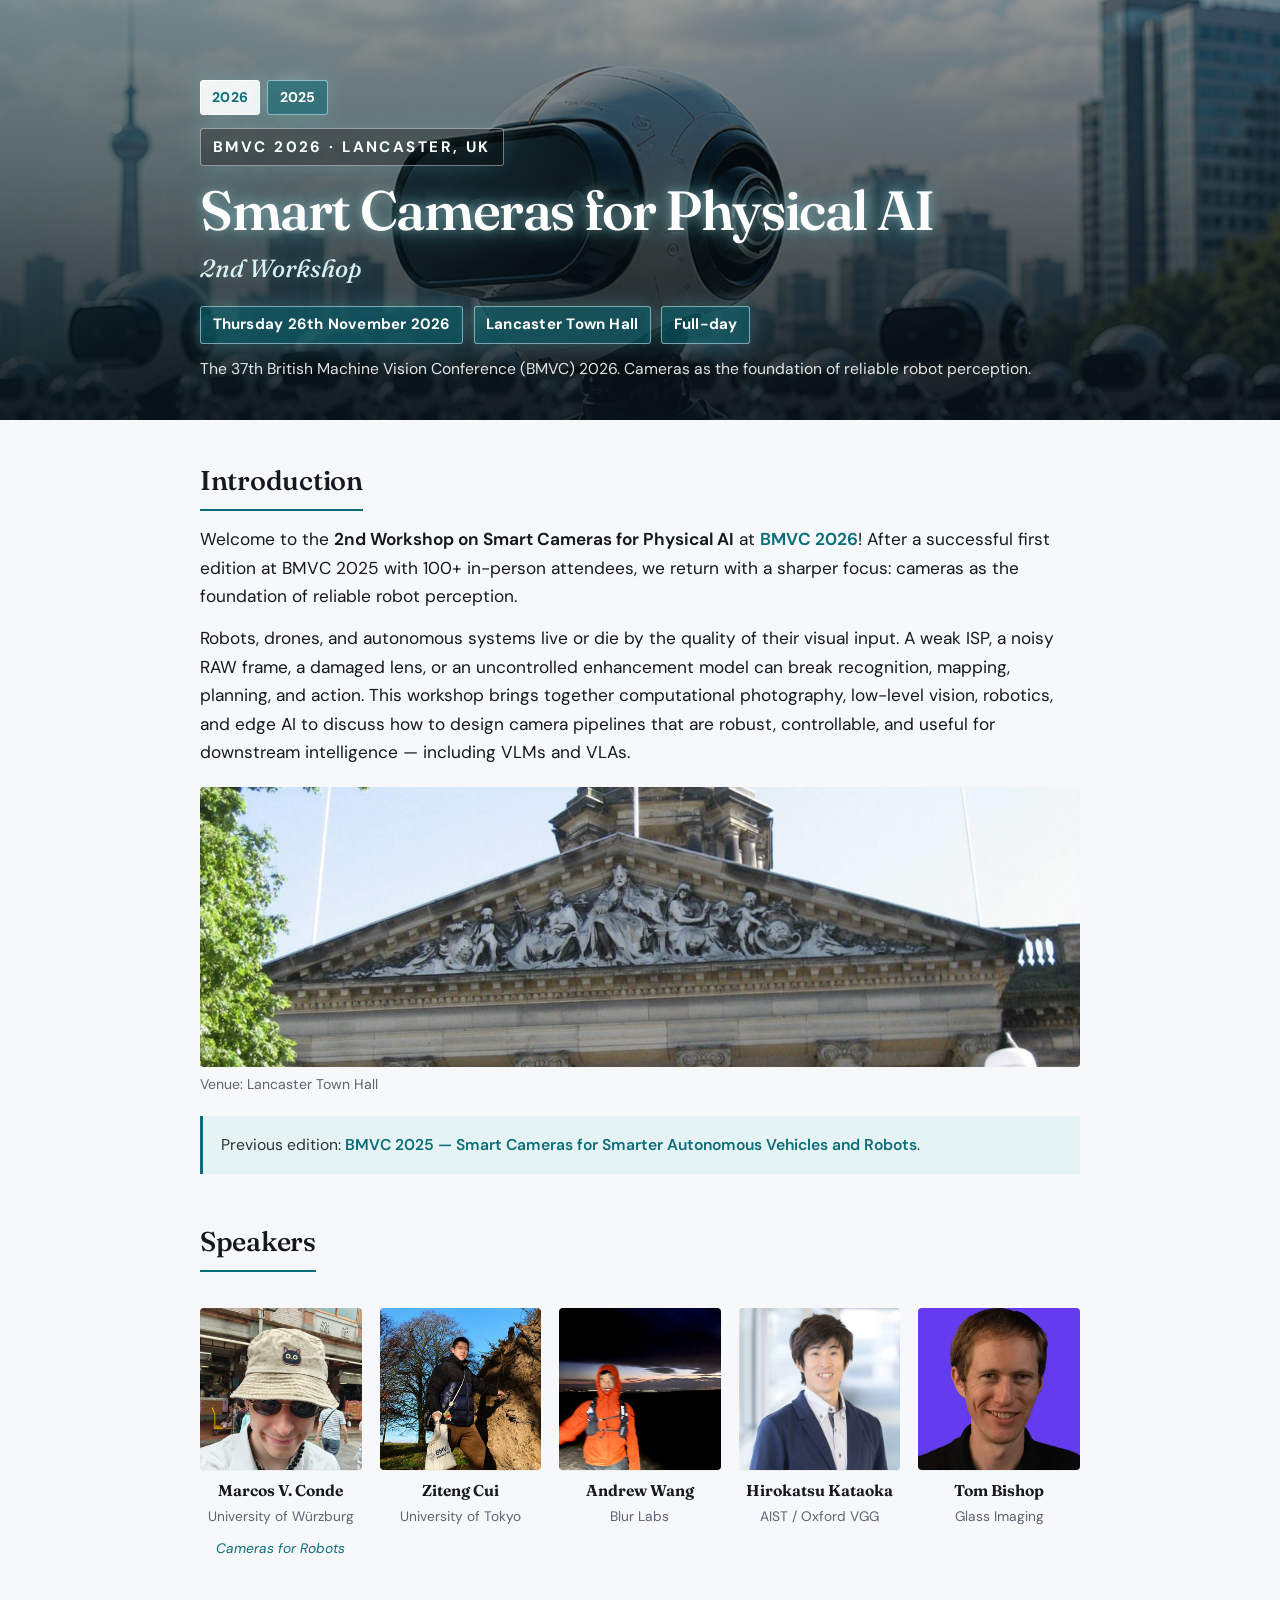
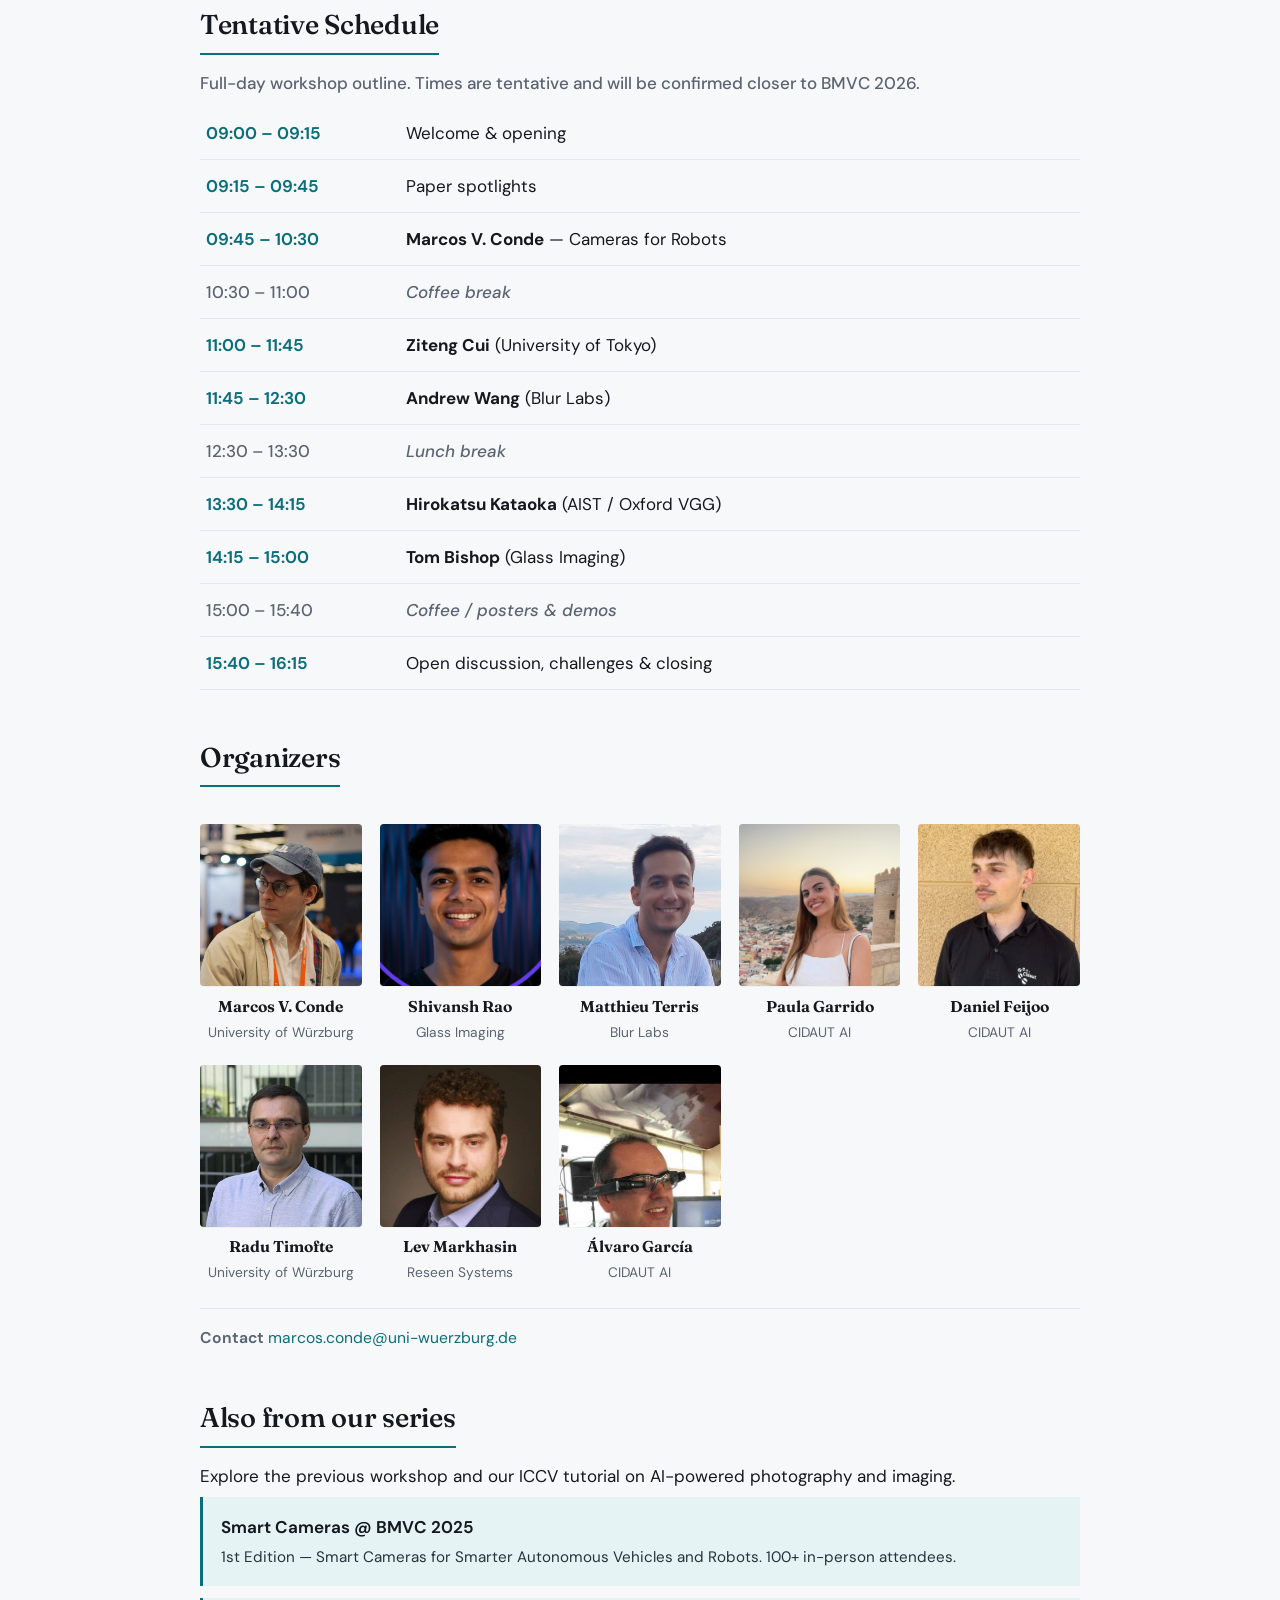
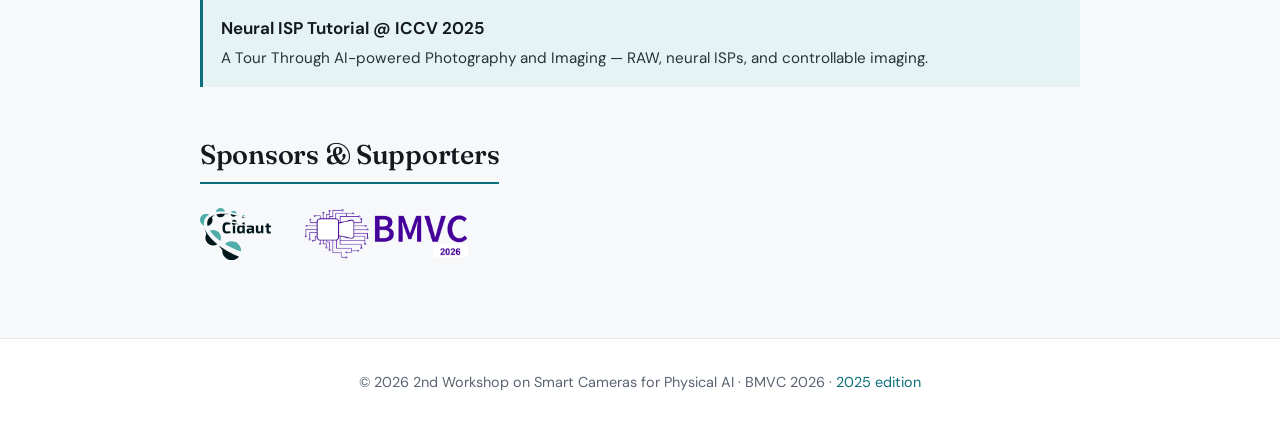
<file: index.html>
<!DOCTYPE html>
<html lang="en">
<head>
  <meta charset="UTF-8">
  <meta name="viewport" content="width=device-width, initial-scale=1">
  <title>2nd Workshop on Smart Cameras for Physical AI — BMVC 2026</title>
  <meta name="description" content="2nd Workshop on Smart Cameras for Physical AI at BMVC 2026 in Lancaster, UK">
  <meta name="keywords" content="smart cameras, physical AI, robotics, computer vision, BMVC 2026, workshop, neural ISP, computational photography">
  <meta name="author" content="Marcos V. Conde">
  <meta name="robots" content="index, follow">

  <meta property="og:title" content="2nd Workshop on Smart Cameras for Physical AI — BMVC 2026">
  <meta property="og:url" content="https://supercamerai.github.io/">
  <meta property="og:description" content="2nd Workshop on Smart Cameras for Physical AI at BMVC 2026, Lancaster, UK">
  <meta property="og:type" content="website">
  <meta property="og:image" content="https://supercamerai.github.io/img/hero-banner.jpg">
  <meta property="og:site_name" content="Smart Cameras for Physical AI">

  <link rel="preconnect" href="https://fonts.googleapis.com">
  <link rel="preconnect" href="https://fonts.gstatic.com" crossorigin>
  <link href="https://fonts.googleapis.com/css2?family=DM+Sans:ital,opsz,wght@0,9..40,400;0,9..40,500;0,9..40,650;1,9..40,400&family=Fraunces:ital,opsz,wght@0,9..144,450;0,9..144,550;1,9..144,450&display=swap" rel="stylesheet">
  <link rel="stylesheet" href="css/style.css?v=20260930b">
</head>
<body>

  <header class="hero">
    <div class="hero-media" aria-hidden="true">
      <img src="img/hero-banner.jpg" alt="">
    </div>
    <div class="hero-shade" aria-hidden="true"></div>
    <div class="hero-content">
      <nav class="edition-nav" aria-label="Workshop editions">
        <span class="chip current">2026</span>
        <a class="chip" href="2025/">2025</a>
      </nav>
      <p class="hero-kicker">BMVC 2026 · Lancaster, UK</p>
      <h1>Smart Cameras for Physical&nbsp;AI</h1>
      <p class="hero-edition">2nd Workshop</p>
      <div class="hero-meta">
        <div class="whenwhere">
          <span class="chip">Thursday 26th November 2026</span>
          <span class="chip">Lancaster Town Hall</span>
          <span class="chip">Full-day</span>
        </div>
        <p class="tagline">The 37th British Machine Vision Conference (BMVC) 2026. Cameras as the foundation of reliable robot perception.</p>
      </div>
    </div>
  </header>

  <main>
    <section class="container" id="intro">
      <h2>Introduction</h2>
      <p class="lead">
        Welcome to the <b>2nd Workshop on Smart Cameras for Physical AI</b> at
        <b><a href="https://bmvc2026.bmva.org/">BMVC 2026</a></b>!
        After a successful first edition at BMVC 2025 with 100+ in-person attendees,
        we return with a sharper focus: cameras as the foundation of reliable robot perception.
      </p>
      <p class="lead">
        Robots, drones, and autonomous systems live or die by the quality of their visual input.
        A weak ISP, a noisy RAW frame, a damaged lens, or an uncontrolled enhancement model can break
        recognition, mapping, planning, and action. This workshop brings together computational photography,
        low-level vision, robotics, and edge AI to discuss how to design camera pipelines that are robust,
        controllable, and useful for downstream intelligence — including VLMs and VLAs.
      </p>
      <figure class="venue">
        <img src="img/lancaster.jpg" alt="Lancaster Town Hall, workshop venue">
        <figcaption>Venue: Lancaster Town Hall</figcaption>
      </figure>
      <div class="series">
        <p>
          Previous edition:
          <a href="2025/">BMVC 2025 — Smart Cameras for Smarter Autonomous Vehicles and Robots</a>.
        </p>
      </div>
    </section>

    <section class="container" id="speakers">
      <h2>Speakers</h2>
      <div class="team-grid">
        <div class="person">
          <a href="https://mv-lab.github.io" target="_blank" rel="noopener">
            <img src="img/marcos-notserious.jpg" alt="Marcos V. Conde">
            <h3>Marcos V. Conde</h3>
            <p>University of Würzburg</p>
            <p class="talk">Cameras for Robots</p>
          </a>
        </div>
        <div class="person">
          <a href="https://cuiziteng.github.io" target="_blank" rel="noopener">
            <img src="img/cui.jpeg" alt="Ziteng Cui">
            <h3>Ziteng Cui</h3>
            <p>University of Tokyo</p>
          </a>
        </div>
        <div class="person">
          <a href="https://andrewwango.github.io/about/" target="_blank" rel="noopener">
            <img src="img/andrew.jpg" alt="Andrew Wang">
            <h3>Andrew Wang</h3>
            <p>Blur Labs</p>
          </a>
        </div>
        <div class="person">
          <a href="https://hirokatsukataoka.net" target="_blank" rel="noopener">
            <img src="img/kataoka_photo2.png" alt="Hirokatsu Kataoka">
            <h3>Hirokatsu Kataoka</h3>
            <p>AIST / Oxford VGG</p>
          </a>
        </div>
        <div class="person">
          <a href="https://www.glass-imaging.com" target="_blank" rel="noopener">
            <img src="img/tom.webp" alt="Tom Bishop">
            <h3>Tom Bishop</h3>
            <p>Glass Imaging</p>
          </a>
        </div>
      </div>
    </section>

    <section class="container" id="schedule">
      <h2>Tentative Schedule</h2>
      <p class="muted">Full-day workshop outline. Times are tentative and will be confirmed closer to BMVC 2026.</p>
      <table class="schedule">
        <tr><td>09:00 – 09:15</td><td>Welcome &amp; opening</td></tr>
        <tr><td>09:15 – 09:45</td><td>Paper spotlights</td></tr>
        <tr><td>09:45 – 10:30</td><td><b>Marcos V. Conde</b> — Cameras for Robots</td></tr>
        <tr class="break"><td>10:30 – 11:00</td><td>Coffee break</td></tr>
        <tr><td>11:00 – 11:45</td><td><b>Ziteng Cui</b> (University of Tokyo)</td></tr>
        <tr><td>11:45 – 12:30</td><td><b>Andrew Wang</b> (Blur Labs)</td></tr>
        <tr class="break"><td>12:30 – 13:30</td><td>Lunch break</td></tr>
        <tr><td>13:30 – 14:15</td><td><b>Hirokatsu Kataoka</b> (AIST / Oxford VGG)</td></tr>
        <tr><td>14:15 – 15:00</td><td><b>Tom Bishop</b> (Glass Imaging)</td></tr>
        <tr class="break"><td>15:00 – 15:40</td><td>Coffee / posters &amp; demos</td></tr>
        <tr><td>15:40 – 16:15</td><td>Open discussion, challenges &amp; closing</td></tr>
      </table>
    </section>

    <section class="container" id="organizers">
      <h2>Organizers</h2>
      <div class="team-grid">
        <div class="person">
          <a href="https://mv-lab.github.io/" target="_blank" rel="noopener">
            <img src="img/marcosv.jpg" alt="Marcos V. Conde">
            <h3>Marcos V. Conde</h3>
            <p>University of Würzburg</p>
          </a>
        </div>
        <div class="person">
          <a href="https://www.glass-imaging.com/team/shivansh-rao" target="_blank" rel="noopener">
            <img src="img/rao.png" alt="Shivansh Rao">
            <h3>Shivansh Rao</h3>
            <p>Glass Imaging</p>
          </a>
        </div>
        <div class="person">
          <a href="https://blurlabs.ai" target="_blank" rel="noopener">
            <img src="img/terris.png" alt="Matthieu Terris">
            <h3>Matthieu Terris</h3>
            <p>Blur Labs</p>
          </a>
        </div>
        <div class="person">
          <img src="img/paula.jpg" alt="Paula Garrido">
          <h3>Paula Garrido</h3>
          <p>CIDAUT AI</p>
        </div>
        <div class="person">
          <img src="img/daniel-feijoo.jpg" alt="Daniel Feijoo">
          <h3>Daniel Feijoo</h3>
          <p>CIDAUT AI</p>
        </div>
        <div class="person">
          <a href="https://www.informatik.uni-wuerzburg.de/en/computervision/" target="_blank" rel="noopener">
            <img src="img/radu.jpg" alt="Radu Timofte">
            <h3>Radu Timofte</h3>
            <p>University of Würzburg</p>
          </a>
        </div>
        <div class="person">
          <a href="https://mv-lab.github.io/pimaging/" target="_blank" rel="noopener">
            <img src="img/lev.png" alt="Lev Markhasin">
            <h3>Lev Markhasin</h3>
            <p>Reseen Systems</p>
          </a>
        </div>
        <div class="person">
          <a href="https://scholar.google.com/citations?user=c6SJPnMAAAAJ&hl=en" target="_blank" rel="noopener">
            <img src="img/alvgar.jpg" alt="Álvaro García">
            <h3>Álvaro García</h3>
            <p>CIDAUT AI</p>
          </a>
        </div>
      </div>
      <p class="contact"><b>Contact</b> <a href="mailto:marcos.conde@uni-wuerzburg.de">marcos.conde@uni-wuerzburg.de</a></p>
    </section>

    <section class="container" id="related" aria-label="Related workshops and tutorials">
      <h2>Also from our series</h2>
      <p>Explore the previous workshop and our ICCV tutorial on AI-powered photography and imaging.</p>
      <div class="related-links">
        <a class="related-card" href="2025/">
          <strong>Smart Cameras @ BMVC 2025</strong>
          <span>1st Edition — Smart Cameras for Smarter Autonomous Vehicles and Robots. 100+ in-person attendees.</span>
        </a>
        <a class="related-card" href="https://mv-lab.github.io/neuralisp-iccv25/" target="_blank" rel="noopener">
          <strong>Neural ISP Tutorial @ ICCV 2025</strong>
          <span>A Tour Through AI-powered Photography and Imaging — RAW, neural ISPs, and controllable imaging.</span>
        </a>
      </div>
    </section>

    <section class="container" id="sponsors">
      <h2>Sponsors &amp; Supporters</h2>
      <div class="sponsor-grid">
        <img src="img/logo-cidaut.svg" alt="CIDAUT">
        <img src="img/bmvc-2026.png" alt="BMVC 2026">
      </div>
    </section>
  </main>

  <footer class="site-footer">
    <div class="container">
      <p>&copy; 2026 2nd Workshop on Smart Cameras for Physical AI · BMVC 2026 · <a href="2025/">2025 edition</a></p>
    </div>
  </footer>

</body>
</html>
</file>
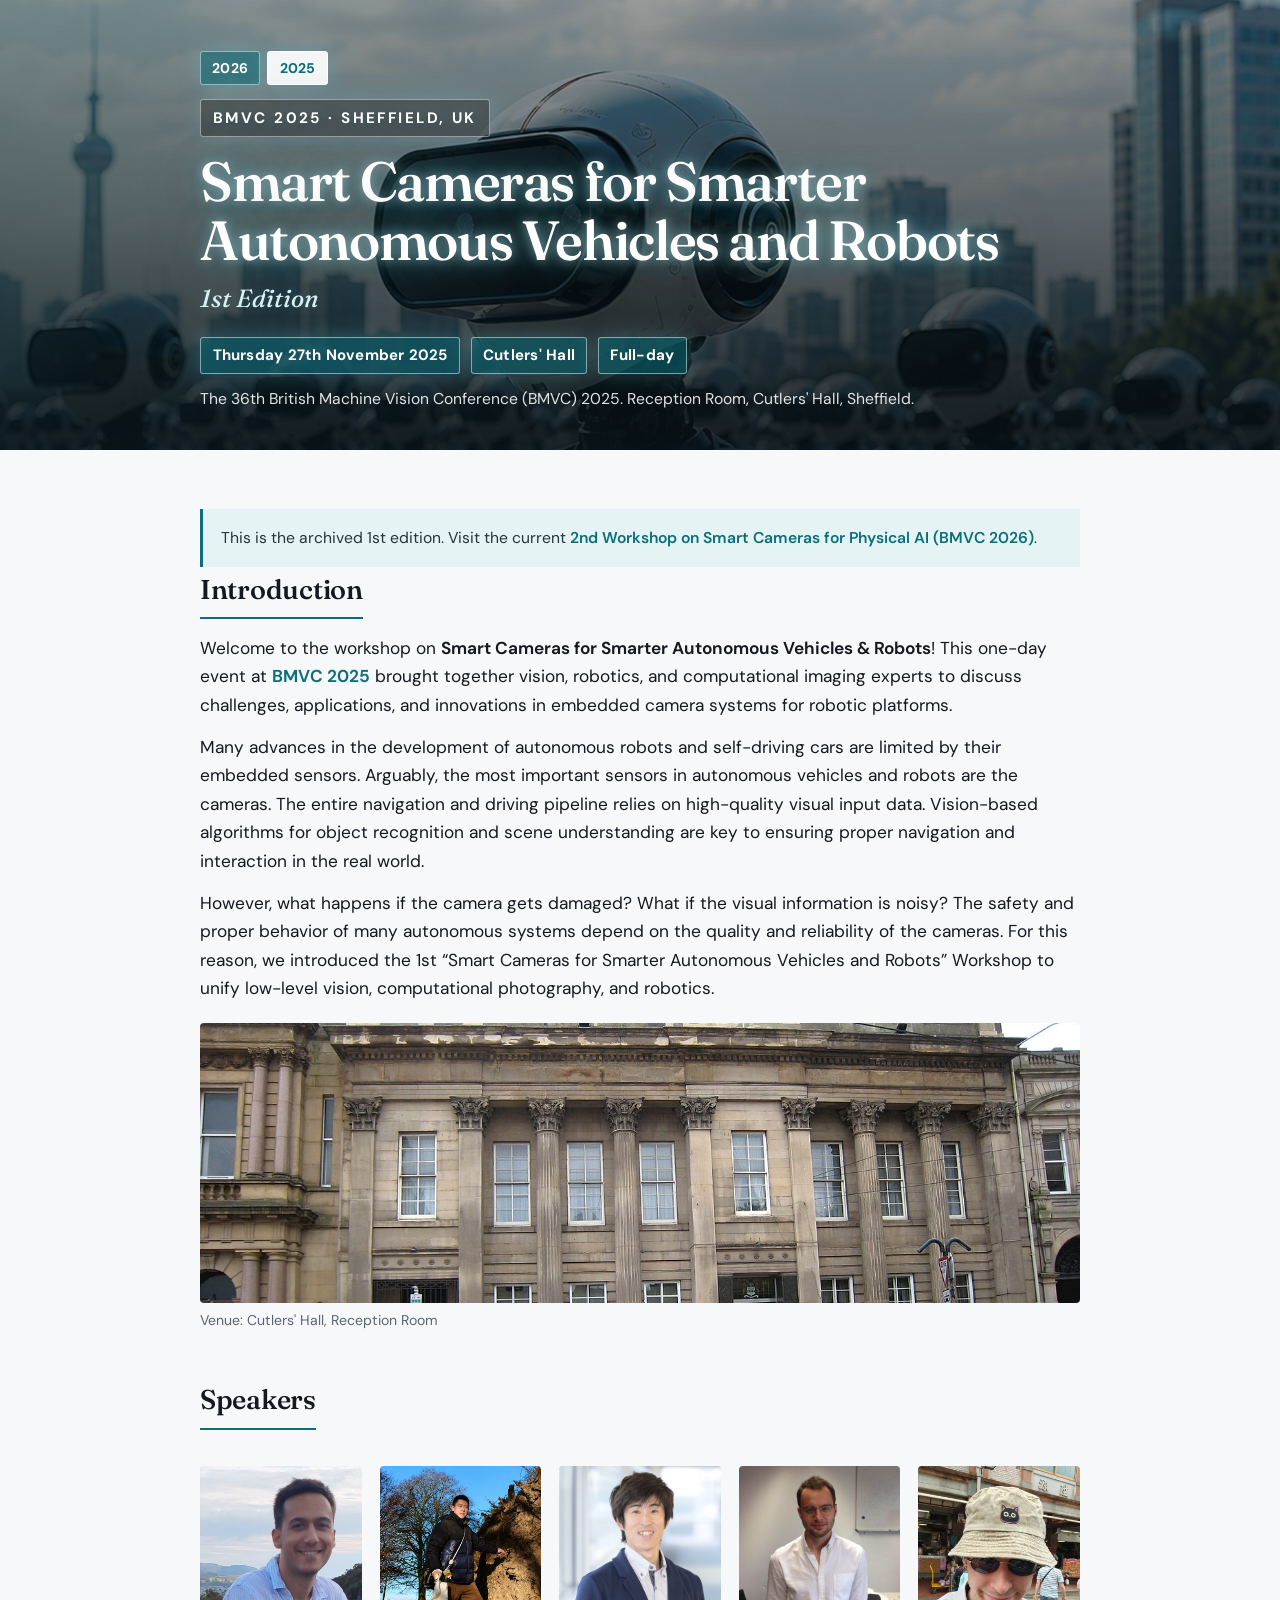
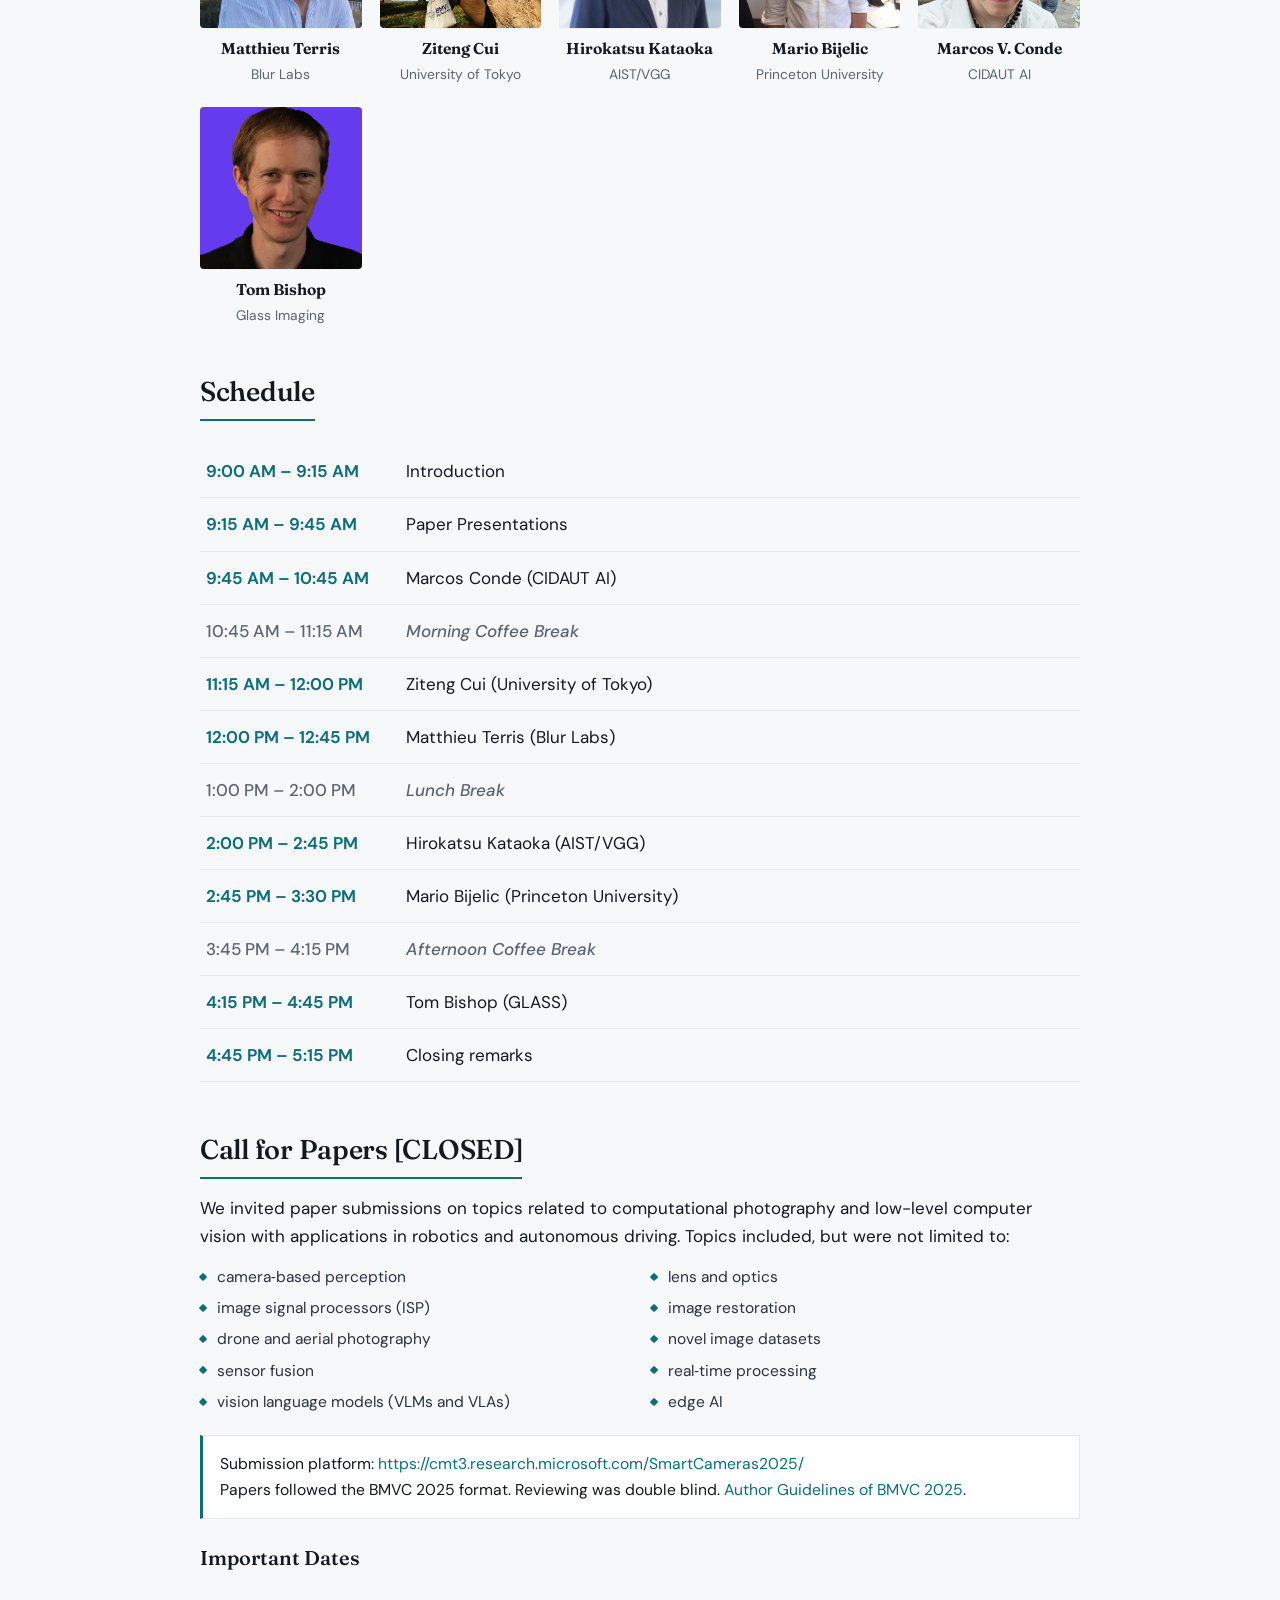
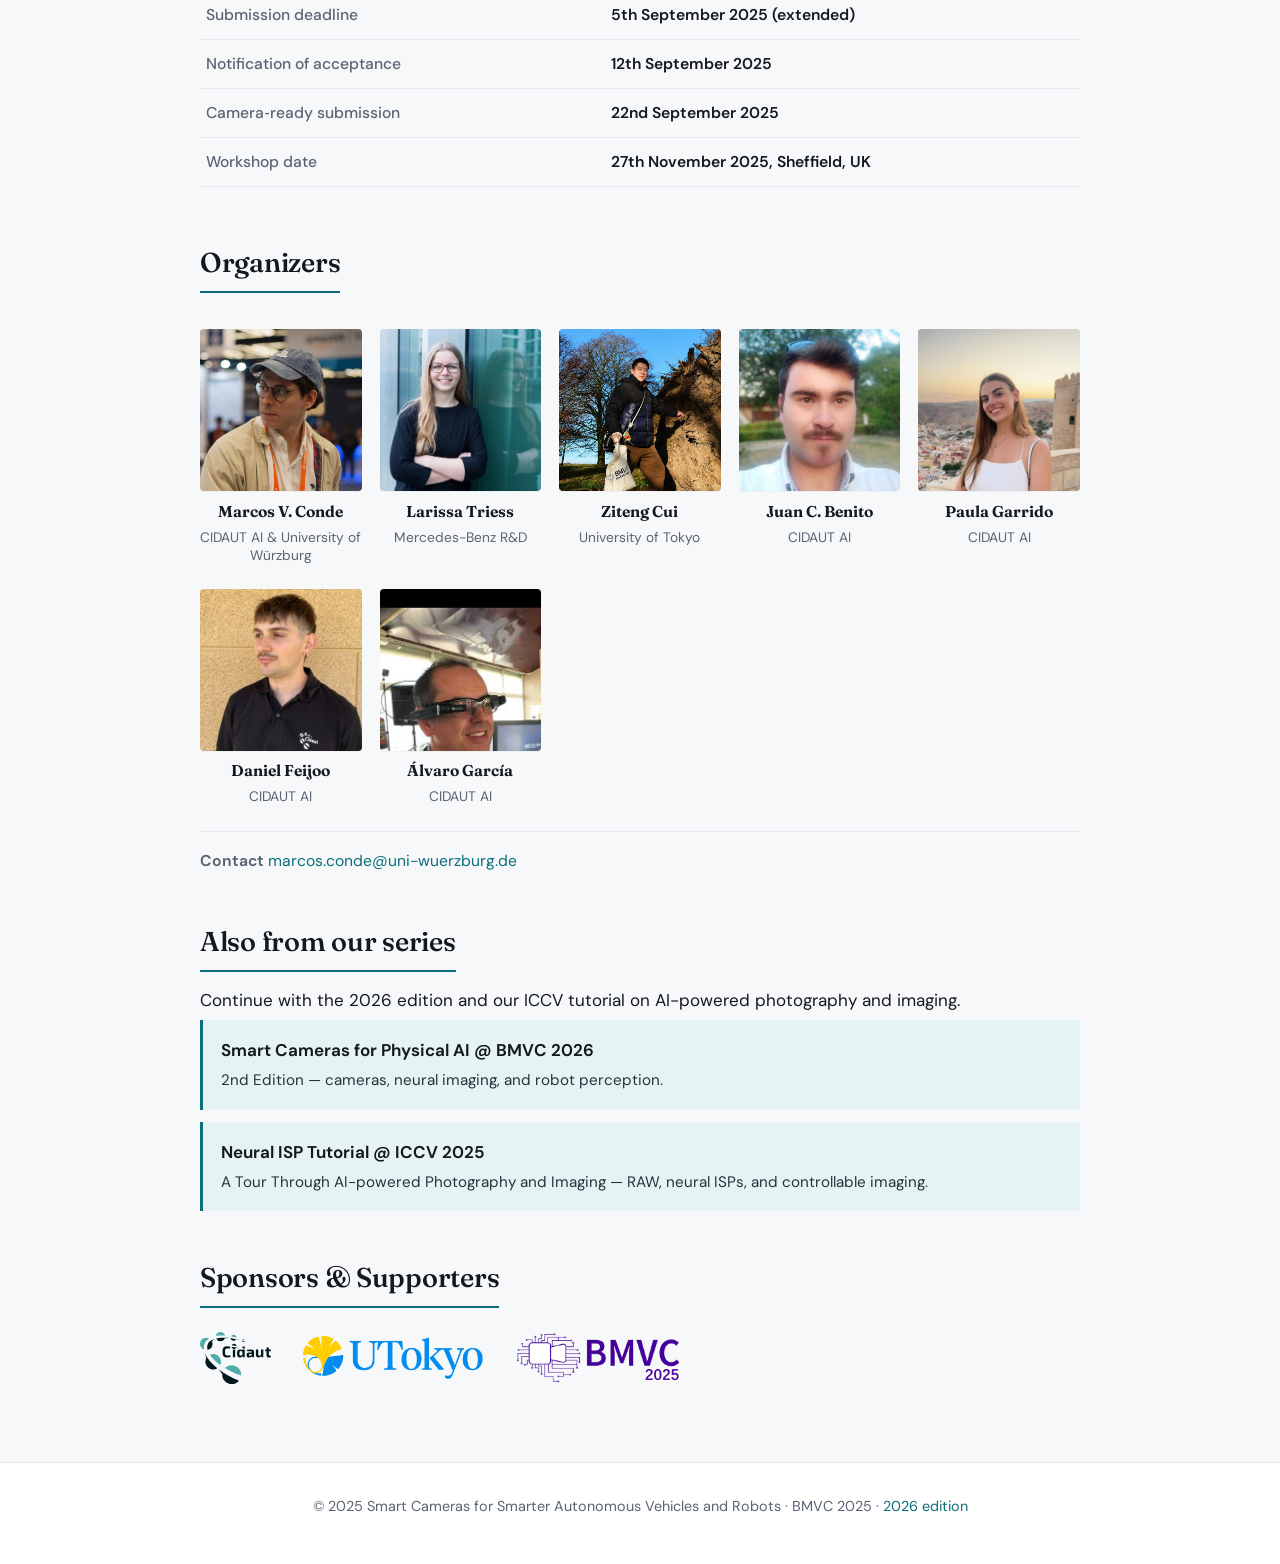
<file: 2025/index.html>
<!DOCTYPE html>
<html lang="en">
<head>
  <meta charset="UTF-8">
  <meta name="viewport" content="width=device-width, initial-scale=1">
  <title>Smart Cameras for Smarter Autonomous Vehicles and Robots — BMVC 2025</title>
  <meta name="description" content="1st Edition: Smart Cameras for Smarter Autonomous Vehicles and Robots Workshop at BMVC 2025">
  <meta name="keywords" content="smart cameras, autonomous vehicles, robotics, computer vision, BMVC 2025, workshop">
  <meta name="author" content="Marcos V. Conde">
  <meta name="robots" content="index, follow">

  <meta property="og:title" content="Smart Cameras for Smarter Autonomous Vehicles and Robots — BMVC 2025">
  <meta property="og:url" content="https://supercamerai.github.io/2025/">
  <meta property="og:description" content="1st Edition: Smart Cameras for Smarter Autonomous Vehicles and Robots Workshop at BMVC 2025">
  <meta property="og:type" content="website">
  <meta property="og:image" content="https://supercamerai.github.io/img/hero-banner.jpg">
  <meta property="og:site_name" content="Smart Cameras Workshop">

  <link rel="preconnect" href="https://fonts.googleapis.com">
  <link rel="preconnect" href="https://fonts.gstatic.com" crossorigin>
  <link href="https://fonts.googleapis.com/css2?family=DM+Sans:ital,opsz,wght@0,9..40,400;0,9..40,500;0,9..40,650;1,9..40,400&family=Fraunces:ital,opsz,wght@0,9..144,450;0,9..144,550;1,9..144,450&display=swap" rel="stylesheet">
  <link rel="stylesheet" href="../css/style.css?v=20260930b">
</head>
<body>

  <header class="hero">
    <div class="hero-media" aria-hidden="true">
      <img src="../img/hero-banner.jpg" alt="">
    </div>
    <div class="hero-shade" aria-hidden="true"></div>
    <div class="hero-content">
      <nav class="edition-nav" aria-label="Workshop editions">
        <a class="chip" href="../">2026</a>
        <span class="chip current">2025</span>
      </nav>
      <p class="hero-kicker">BMVC 2025 · Sheffield, UK</p>
      <h1>Smart Cameras for Smarter Autonomous Vehicles and Robots</h1>
      <p class="hero-edition">1st Edition</p>
      <div class="hero-meta">
        <div class="whenwhere">
          <span class="chip">Thursday 27th November 2025</span>
          <span class="chip">Cutlers' Hall</span>
          <span class="chip">Full-day</span>
        </div>
        <p class="tagline">The 36th British Machine Vision Conference (BMVC) 2025. Reception Room, Cutlers' Hall, Sheffield.</p>
      </div>
    </div>
  </header>

  <main>
    <section class="container" id="intro">
      <div class="series">
        <p>This is the archived 1st edition. Visit the current <a href="../">2nd Workshop on Smart Cameras for Physical AI (BMVC 2026)</a>.</p>
      </div>

      <h2>Introduction</h2>
      <p class="lead">
        Welcome to the workshop on <b>Smart Cameras for Smarter Autonomous Vehicles &amp; Robots</b>!
        This one-day event at <b><a href="https://bmvc2025.bmva.org/">BMVC 2025</a></b> brought together vision, robotics,
        and computational imaging experts to discuss challenges, applications, and innovations in embedded camera
        systems for robotic platforms.
      </p>
      <p class="lead">
        Many advances in the development of autonomous robots and self-driving cars are limited by their embedded sensors.
        Arguably, the most important sensors in autonomous vehicles and robots are the cameras.
        The entire navigation and driving pipeline relies on high-quality visual input data.
        Vision-based algorithms for object recognition and scene understanding are key to ensuring proper navigation
        and interaction in the real world.
      </p>
      <p class="lead">
        However, what happens if the camera gets damaged? What if the visual information is noisy?
        The safety and proper behavior of many autonomous systems depend on the quality and reliability of the cameras.
        For this reason, we introduced the 1st “Smart Cameras for Smarter Autonomous Vehicles and Robots” Workshop
        to unify low-level vision, computational photography, and robotics.
      </p>
      <figure class="venue">
        <img src="../img/cutlers-hall.jpg" alt="Cutlers' Hall, Sheffield">
        <figcaption>Venue: Cutlers' Hall, Reception Room</figcaption>
      </figure>
    </section>

    <section class="container" id="speakers">
      <h2>Speakers</h2>
      <div class="team-grid">
        <div class="person">
          <a href="https://blurlabs.ai" target="_blank" rel="noopener">
            <img src="../img/terris.png" alt="Matthieu Terris">
            <h3>Matthieu Terris</h3>
            <p>Blur Labs</p>
          </a>
        </div>
        <div class="person">
          <a href="https://cuiziteng.github.io" target="_blank" rel="noopener">
            <img src="../img/cui.jpeg" alt="Ziteng Cui">
            <h3>Ziteng Cui</h3>
            <p>University of Tokyo</p>
          </a>
        </div>
        <div class="person">
          <a href="https://hirokatsukataoka.net" target="_blank" rel="noopener">
            <img src="../img/kataoka_photo2.png" alt="Hirokatsu Kataoka">
            <h3>Hirokatsu Kataoka</h3>
            <p>AIST/VGG</p>
          </a>
        </div>
        <div class="person">
          <a href="http://mariobijelic.de/wordpress/" target="_blank" rel="noopener">
            <img src="../img/mario.jpg" alt="Mario Bijelic">
            <h3>Mario Bijelic</h3>
            <p>Princeton University</p>
          </a>
        </div>
        <div class="person">
          <a href="https://mv-lab.github.io" target="_blank" rel="noopener">
            <img src="../img/marcos-notserious.jpg" alt="Marcos V. Conde">
            <h3>Marcos V. Conde</h3>
            <p>CIDAUT AI</p>
          </a>
        </div>
        <div class="person">
          <a href="http://glass-imaging.com" target="_blank" rel="noopener">
            <img src="../img/tom.webp" alt="Tom Bishop">
            <h3>Tom Bishop</h3>
            <p>Glass Imaging</p>
          </a>
        </div>
      </div>
    </section>

    <section class="container" id="schedule">
      <h2>Schedule</h2>
      <table class="schedule">
        <tr><td>9:00 AM – 9:15 AM</td><td>Introduction</td></tr>
        <tr><td>9:15 AM – 9:45 AM</td><td>Paper Presentations</td></tr>
        <tr><td>9:45 AM – 10:45 AM</td><td>Marcos Conde (CIDAUT AI)</td></tr>
        <tr class="break"><td>10:45 AM – 11:15 AM</td><td>Morning Coffee Break</td></tr>
        <tr><td>11:15 AM – 12:00 PM</td><td>Ziteng Cui (University of Tokyo)</td></tr>
        <tr><td>12:00 PM – 12:45 PM</td><td>Matthieu Terris (Blur Labs)</td></tr>
        <tr class="break"><td>1:00 PM – 2:00 PM</td><td>Lunch Break</td></tr>
        <tr><td>2:00 PM – 2:45 PM</td><td>Hirokatsu Kataoka (AIST/VGG)</td></tr>
        <tr><td>2:45 PM – 3:30 PM</td><td>Mario Bijelic (Princeton University)</td></tr>
        <tr class="break"><td>3:45 PM – 4:15 PM</td><td>Afternoon Coffee Break</td></tr>
        <tr><td>4:15 PM – 4:45 PM</td><td>Tom Bishop (GLASS)</td></tr>
        <tr><td>4:45 PM – 5:15 PM</td><td>Closing remarks</td></tr>
      </table>
    </section>

    <section class="container" id="cfp">
      <h2>Call for Papers [CLOSED]</h2>
      <p>
        We invited paper submissions on topics related to computational photography and low-level computer vision
        with applications in robotics and autonomous driving. Topics included, but were not limited to:
      </p>
      <ul class="topic-grid">
        <li>camera‑based perception</li>
        <li>lens and optics</li>
        <li>image signal processors (ISP)</li>
        <li>image restoration</li>
        <li>drone and aerial photography</li>
        <li>novel image datasets</li>
        <li>sensor fusion</li>
        <li>real‑time processing</li>
        <li>vision language models (VLMs and VLAs)</li>
        <li>edge AI</li>
      </ul>
      <p class="cfp-format">
        Submission platform: <a href="https://cmt3.research.microsoft.com/SmartCameras2025/">https://cmt3.research.microsoft.com/SmartCameras2025/</a><br>
        Papers followed the BMVC 2025 format. Reviewing was double blind.
        <a href="https://bmvc2025.bmva.org/authors/author-guidelines/">Author Guidelines of BMVC 2025</a>.
      </p>

      <h3>Important Dates</h3>
      <table class="dates">
        <tr><th>Submission deadline</th><td>5th September 2025 (extended)</td></tr>
        <tr><th>Notification of acceptance</th><td>12th September 2025</td></tr>
        <tr><th>Camera‑ready submission</th><td>22nd September 2025</td></tr>
        <tr><th>Workshop date</th><td>27th November 2025, Sheffield, UK</td></tr>
      </table>
    </section>

    <section class="container" id="organizers">
      <h2>Organizers</h2>
      <div class="team-grid">
        <div class="person">
          <a href="https://mv-lab.github.io/" target="_blank" rel="noopener">
            <img src="../img/marcosv.jpg" alt="Marcos V. Conde">
            <h3>Marcos V. Conde</h3>
            <p>CIDAUT AI &amp; University of Würzburg</p>
          </a>
        </div>
        <div class="person">
          <a href="https://larissa.triess.eu/" target="_blank" rel="noopener">
            <img src="../img/larissa.jpg" alt="Larissa Triess">
            <h3>Larissa Triess</h3>
            <p>Mercedes-Benz R&amp;D</p>
          </a>
        </div>
        <div class="person">
          <a href="https://cuiziteng.github.io" target="_blank" rel="noopener">
            <img src="../img/cui.jpeg" alt="Ziteng Cui">
            <h3>Ziteng Cui</h3>
            <p>University of Tokyo</p>
          </a>
        </div>
        <div class="person">
          <a href="https://scholar.google.com/citations?user=f186MIUAAAAJ&hl=en" target="_blank" rel="noopener">
            <img src="../img/juaben.jpg" alt="Juan C. Benito">
            <h3>Juan C. Benito</h3>
            <p>CIDAUT AI</p>
          </a>
        </div>
        <div class="person">
          <img src="../img/paula.jpg" alt="Paula Garrido">
          <h3>Paula Garrido</h3>
          <p>CIDAUT AI</p>
        </div>
        <div class="person">
          <img src="../img/daniel-feijoo.jpg" alt="Daniel Feijoo">
          <h3>Daniel Feijoo</h3>
          <p>CIDAUT AI</p>
        </div>
        <div class="person">
          <a href="https://scholar.google.com/citations?user=c6SJPnMAAAAJ&hl=en" target="_blank" rel="noopener">
            <img src="../img/alvgar.jpg" alt="Álvaro García">
            <h3>Álvaro García</h3>
            <p>CIDAUT AI</p>
          </a>
        </div>
      </div>
      <p class="contact"><b>Contact</b> <a href="mailto:marcos.conde@uni-wuerzburg.de">marcos.conde@uni-wuerzburg.de</a></p>
    </section>

    <section class="container" id="related" aria-label="Related workshops and tutorials">
      <h2>Also from our series</h2>
      <p>Continue with the 2026 edition and our ICCV tutorial on AI-powered photography and imaging.</p>
      <div class="related-links">
        <a class="related-card" href="../">
          <strong>Smart Cameras for Physical AI @ BMVC 2026</strong>
          <span>2nd Edition — cameras, neural imaging, and robot perception.</span>
        </a>
        <a class="related-card" href="https://mv-lab.github.io/neuralisp-iccv25/" target="_blank" rel="noopener">
          <strong>Neural ISP Tutorial @ ICCV 2025</strong>
          <span>A Tour Through AI-powered Photography and Imaging — RAW, neural ISPs, and controllable imaging.</span>
        </a>
      </div>
    </section>

    <section class="container" id="sponsors">
      <h2>Sponsors &amp; Supporters</h2>
      <div class="sponsor-grid">
        <img src="../img/logo-cidaut.svg" alt="CIDAUT">
        <img src="../img/utokyo.svg.png" alt="UTokyo">
        <img src="../img/bmvc-2025.png" alt="BMVC 2025">
      </div>
    </section>
  </main>

  <footer class="site-footer">
    <div class="container">
      <p>&copy; 2025 Smart Cameras for Smarter Autonomous Vehicles and Robots · BMVC 2025 · <a href="../">2026 edition</a></p>
    </div>
  </footer>

</body>
</html>
</file>
<file: css/style.css>
:root {
  --ink: #14181f;
  --muted: #5a6472;
  --line: #e4e7ec;
  --paper: #f7f8fa;
  --white: #ffffff;
  --accent: #0b6e7a;
  --accent-soft: #e6f3f5;
  --warm: #c45c26;
  --hero-height: min(52vh, 420px);
  --max: 880px;
  --font-display: "Fraunces", "Times New Roman", serif;
  --font-body: "DM Sans", "Helvetica Neue", sans-serif;
}

* { box-sizing: border-box; margin: 0; padding: 0; }

html { scroll-behavior: smooth; }

body {
  font-family: var(--font-body);
  color: var(--ink);
  background: var(--paper);
  line-height: 1.65;
  font-size: 17px;
  -webkit-font-smoothing: antialiased;
}

img { max-width: 100%; display: block; }

a {
  color: var(--accent);
  text-decoration: none;
  transition: color 0.2s ease;
}
a:hover { color: var(--warm); }

/* ---------- Hero ---------- */
.hero {
  position: relative;
  min-height: var(--hero-height);
  display: flex;
  align-items: flex-end;
  overflow: hidden;
  color: #fff;
  background: #0b1c24;
}

.hero-media {
  position: absolute;
  inset: 0;
  z-index: 0;
}

.hero-media img {
  width: 100%;
  height: 100%;
  object-fit: cover;
  object-position: center 42%;
  filter: saturate(0.95) contrast(1.05);
  transform: scale(1.02);
}

.hero-shade {
  position: absolute;
  inset: 0;
  background:
    linear-gradient(180deg, rgba(8, 18, 24, 0.42) 0%, rgba(8, 18, 24, 0.58) 42%, rgba(8, 18, 24, 0.9) 100%),
    linear-gradient(90deg, rgba(11, 110, 122, 0.22), transparent 55%);
  z-index: 1;
}

.hero-content {
  position: relative;
  z-index: 2;
  width: min(var(--max), calc(100% - 2.4rem));
  margin: 0 auto;
  padding: 3.2rem 0 2.4rem;
  animation: rise 0.8s ease both;
}

.edition-nav {
  display: flex;
  gap: 0.45rem;
  margin-bottom: 0.85rem;
}

.edition-nav .chip {
  text-decoration: none;
}

.edition-nav .chip.current {
  background: rgba(255, 255, 255, 0.92);
  color: var(--accent);
  border-color: #fff;
}

.hero-kicker {
  display: inline-block;
  font-size: 0.95rem;
  letter-spacing: 0.16em;
  text-transform: uppercase;
  color: #fff;
  margin-bottom: 0.9rem;
  font-weight: 700;
  padding: 0.35rem 0.75rem;
  border-radius: 3px;
  background: rgba(0, 0, 0, 0.28);
  border: 1px solid rgba(255, 255, 255, 0.45);
  text-shadow:
    0 0 14px rgba(160, 235, 245, 0.45),
    0 1px 8px rgba(0, 0, 0, 0.55);
  box-shadow: 0 0 24px rgba(120, 220, 230, 0.22);
}

.hero h1 {
  font-family: var(--font-display);
  font-weight: 560;
  font-size: clamp(2.2rem, 5.4vw, 3.45rem);
  line-height: 1.08;
  letter-spacing: -0.025em;
  margin-bottom: 0.45rem;
  text-shadow:
    0 0 12px rgba(200, 245, 255, 0.55),
    0 0 28px rgba(120, 220, 230, 0.55),
    0 0 56px rgba(11, 110, 122, 0.5),
    0 2px 18px rgba(0, 0, 0, 0.55);
}

.hero-edition {
  font-family: var(--font-display);
  font-style: italic;
  font-weight: 450;
  font-size: clamp(1.2rem, 2.5vw, 1.55rem);
  color: #d8f0f3;
  margin-bottom: 1.1rem;
  text-shadow: 0 0 16px rgba(120, 220, 230, 0.25);
}

.hero-meta {
  font-size: 1.02rem;
  color: rgba(255, 255, 255, 0.9);
  max-width: 100%;
}

.hero-meta .whenwhere {
  display: flex;
  flex-wrap: nowrap;
  gap: 0.55rem 0.65rem;
  align-items: center;
  margin: 0 0 0.75rem;
  width: max-content;
  max-width: 100%;
}

.hero-meta .whenwhere .chip {
  white-space: nowrap;
  flex-shrink: 0;
  font-size: 0.94rem;
  padding: 0.34rem 0.72rem;
}

.hero-meta .chip,
.edition-nav .chip {
  display: inline-block;
  padding: 0.38rem 0.85rem;
  border-radius: 3px;
  background: rgba(11, 110, 122, 0.55);
  border: 1px solid rgba(210, 245, 250, 0.55);
  color: #fff;
  font-weight: 700;
  font-size: 1.02rem;
  letter-spacing: 0.015em;
  box-shadow: 0 0 22px rgba(120, 220, 230, 0.28);
}

.edition-nav .chip { font-size: 0.88rem; padding: 0.28rem 0.7rem; }

.hero-meta .tagline {
  color: rgba(255, 255, 255, 0.88);
  font-size: 0.98rem;
}

/* ---------- Layout ---------- */
main { padding-bottom: 2rem; }

.container {
  width: min(var(--max), calc(100% - 2.4rem));
  margin: 0 auto;
  padding: 2.4rem 0 0.4rem;
}

.container h2 {
  font-family: var(--font-display);
  font-size: 1.7rem;
  font-weight: 550;
  letter-spacing: -0.01em;
  margin-bottom: 0.9rem;
  color: var(--ink);
  border-bottom: 2px solid var(--accent);
  padding-bottom: 0.35rem;
  display: inline-block;
}

.container h3 {
  font-family: var(--font-display);
  font-size: 1.25rem;
  font-weight: 550;
  margin: 1.4rem 0 0.4rem;
}

.lead {
  font-size: 1.08rem;
  color: var(--ink);
}

.lead + .lead,
.container p + p { margin-top: 0.85rem; }

.lead b, .lead strong, p b, p strong { font-weight: 650; }

.muted { color: var(--muted); font-weight: 500; }

.series {
  margin-top: 1.25rem;
  padding: 1rem 1.1rem;
  background: var(--accent-soft);
  border-left: 3px solid var(--accent);
}

.series p { margin: 0; font-size: 0.98rem; color: #24343a; }
.series a { font-weight: 600; }

.venue {
  margin-top: 1.25rem;
}

.venue img {
  width: 100%;
  max-height: 280px;
  object-fit: cover;
  object-position: center 40%;
  border-radius: 4px;
}

.venue figcaption {
  margin-top: 0.4rem;
  font-size: 0.88rem;
  color: var(--muted);
}

/* ---------- Topics / CFP ---------- */
.topic-grid {
  list-style: none;
  margin: 1rem 0 1.35rem;
  display: grid;
  grid-template-columns: 1fr 1fr;
  gap: 0.55rem 1.4rem;
}

.topic-grid li {
  position: relative;
  padding-left: 1.05rem;
  color: #2a323c;
  font-size: 0.97rem;
  line-height: 1.45;
}

.topic-grid li::before {
  content: "";
  position: absolute;
  left: 0;
  top: 0.7em;
  width: 0.38rem;
  height: 0.38rem;
  border-radius: 1px;
  background: var(--accent);
  transform: translateY(-50%) rotate(45deg);
}

.cfp-format {
  margin: 0.2rem 0 1.1rem;
  padding: 0.95rem 1.05rem;
  background: var(--white);
  border: 1px solid var(--line);
  border-left: 3px solid var(--accent);
  font-size: 0.98rem;
}

.dates {
  width: 100%;
  border-collapse: collapse;
  margin: 1rem 0 0.5rem;
  font-size: 0.98rem;
}

.dates th,
.dates td {
  text-align: left;
  padding: 0.7rem 0.4rem;
  border-bottom: 1px solid var(--line);
}

.dates th {
  width: 46%;
  color: var(--muted);
  font-weight: 500;
}

.dates td { font-weight: 600; color: var(--ink); }

.note {
  margin-top: 0.9rem;
  font-size: 0.95rem;
  color: var(--muted);
}

details {
  margin-top: 1rem;
  color: var(--muted);
  font-size: 0.95rem;
}

details summary {
  cursor: pointer;
  font-weight: 650;
  color: var(--ink);
}

details p { margin-top: 0.55rem; }

/* ---------- Schedule ---------- */
.schedule {
  width: 100%;
  border-collapse: collapse;
  margin-top: 0.6rem;
}

.schedule td {
  padding: 0.75rem 0.35rem;
  border-bottom: 1px solid var(--line);
  vertical-align: top;
}

.schedule td:first-child {
  width: 12.5rem;
  font-variant-numeric: tabular-nums;
  color: var(--accent);
  font-weight: 650;
  white-space: nowrap;
}

.schedule .break td {
  color: var(--muted);
  font-style: italic;
  font-weight: 500;
}

.schedule .break td:first-child { font-style: normal; }

/* ---------- Team ---------- */
.team-grid {
  display: grid;
  grid-template-columns: repeat(auto-fill, minmax(140px, 1fr));
  gap: 1.5rem 1.1rem;
  margin-top: 1.4rem;
}

.person { text-align: center; }

.person a { color: inherit; }

.person img {
  width: 100%;
  aspect-ratio: 1;
  object-fit: cover;
  object-position: center 18%;
  border-radius: 4px;
  background: #dde3ea;
  box-shadow: 0 1px 0 rgba(20, 24, 31, 0.04);
  transition: transform 0.25s ease, box-shadow 0.25s ease;
}

.person a:hover img {
  transform: translateY(-2px);
  box-shadow: 0 8px 20px rgba(20, 24, 31, 0.12);
}

.person h3 {
  margin-top: 0.65rem;
  font-size: 0.98rem;
  font-weight: 650;
  line-height: 1.25;
  color: var(--ink);
}

.person p {
  margin-top: 0.2rem;
  font-size: 0.86rem;
  color: var(--muted);
  line-height: 1.35;
}

.person .talk {
  color: var(--accent);
  font-style: italic;
}

.contact {
  margin-top: 1.6rem;
  padding-top: 1rem;
  border-top: 1px solid var(--line);
  font-size: 0.98rem;
  color: var(--muted);
}

/* ---------- Related ---------- */
.related-links {
  display: grid;
  gap: 0.75rem;
  margin-top: 0.4rem;
}

.related-card {
  display: block;
  padding: 1rem 1.1rem;
  background: var(--accent-soft);
  border-left: 3px solid var(--accent);
  color: inherit;
}

.related-card strong {
  display: block;
  color: var(--ink);
  font-weight: 650;
}

.related-card span {
  display: block;
  margin-top: 0.25rem;
  color: #24343a;
  font-size: 0.95rem;
}

.related-card:hover strong { color: var(--warm); }

/* ---------- Sponsors ---------- */
.sponsor-grid {
  display: flex;
  flex-wrap: wrap;
  align-items: center;
  gap: 1.4rem 2rem;
  margin-top: 0.6rem;
}

.sponsor-grid img {
  height: 52px;
  width: auto;
  max-width: 180px;
  object-fit: contain;
}

/* ---------- Footer ---------- */
.site-footer {
  margin-top: 2.5rem;
  padding: 2rem 0 2.4rem;
  background: var(--white);
  border-top: 1px solid var(--line);
  text-align: center;
}

.site-footer .container { padding-top: 0; }

.site-footer .mark {
  height: 52px;
  width: auto;
  margin: 0 auto 1rem;
}

.site-footer p {
  font-size: 0.9rem;
  color: var(--muted);
}

@keyframes rise {
  from { opacity: 0; transform: translateY(14px); }
  to { opacity: 1; transform: translateY(0); }
}

@media (max-width: 700px) {
  body { font-size: 16px; }
  .hero-content { padding: 2.4rem 0 1.8rem; }
  .hero h1 { font-size: clamp(2.05rem, 9vw, 2.6rem); }
  .hero-meta .whenwhere {
    flex-wrap: wrap;
    width: auto;
  }
  .hero-meta .whenwhere .chip {
    white-space: normal;
    font-size: 0.88rem;
  }
  .topic-grid { grid-template-columns: 1fr; }
  .team-grid {
    grid-template-columns: repeat(2, minmax(0, 1fr));
    gap: 1.2rem 0.9rem;
  }
  .schedule td:first-child { width: 7.2rem; font-size: 0.92rem; }
  .dates th { width: 48%; }
}

@media (prefers-reduced-motion: reduce) {
  .hero-content { animation: none; }
  .person img { transition: none; }
}
</file>
